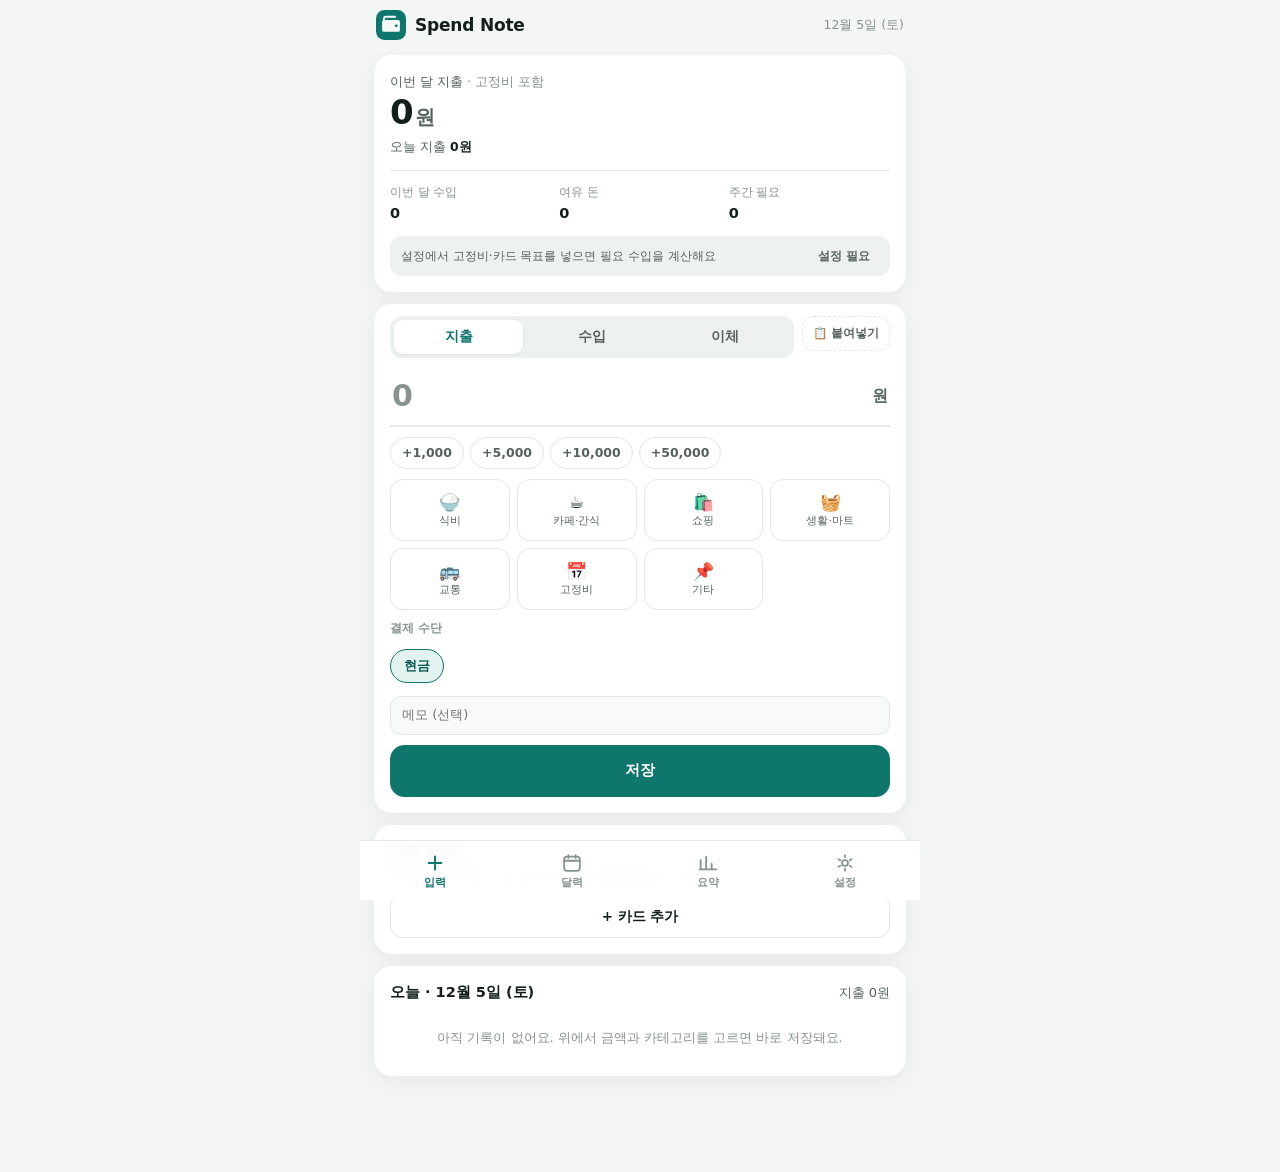
<file: index.html>
<!doctype html>
<html lang="ko">
<head>
<meta charset="utf-8">
<meta name="viewport" content="width=device-width, initial-scale=1, viewport-fit=cover">
<meta name="description" content="Spend Note — a private, offline spending notebook. Everything stays on your device.">
<title>Spend Note</title>
<link rel="manifest" href="manifest.json">
<link rel="icon" href="icon.svg" type="image/svg+xml">
<link rel="apple-touch-icon" href="apple-touch-icon.png">
<link rel="icon" type="image/png" sizes="32x32" href="favicon-32.png">
<meta name="theme-color" content="#f4f6f5" media="(prefers-color-scheme: light)">
<meta name="theme-color" content="#111614" media="(prefers-color-scheme: dark)">
<meta name="mobile-web-app-capable" content="yes">
<meta name="apple-mobile-web-app-capable" content="yes">
<meta name="apple-mobile-web-app-title" content="Spend Note">
<meta name="apple-mobile-web-app-status-bar-style" content="default">
<link rel="stylesheet" href="styles.css?v=5">
</head>
<body>
<div class="app">

  <header class="appbar">
    <div class="brand">
      <span class="logo" aria-hidden="true">
        <svg viewBox="0 0 32 32" width="30" height="30">
          <rect width="32" height="32" rx="9" fill="currentColor"/>
          <path d="M8.5 10.6h15a2 2 0 0 1 2 2v8.6a2 2 0 0 1-2 2h-15a2 2 0 0 1-2-2v-8.6a2 2 0 0 1 2-2z" fill="#fff" opacity=".96"/>
          <path d="M8.5 10.6V9.2a2 2 0 0 1 2-2h10" stroke="#fff" stroke-width="1.9" fill="none" stroke-linecap="round"/>
          <circle cx="21.6" cy="16.9" r="1.5" fill="currentColor"/>
        </svg>
      </span>
      <h1>Spend Note</h1>
    </div>
    <div class="appbar-right">
      <span class="appbar-date" id="todayLabel"></span>
    </div>
  </header>

  <main>
    <!-- 입력 -->
    <section id="view-add" class="view is-active">
      <div class="card hero" id="hero"></div>

      <div class="card entry-card">
        <div class="entry-top">
          <div class="type-toggle three" role="group" aria-label="지출, 수입, 이체">
            <button class="type-btn is-on" data-act="pick-type" data-type="expense">지출</button>
            <button class="type-btn" data-act="pick-type" data-type="income">수입</button>
            <button class="type-btn" data-act="pick-type" data-type="transfer">이체</button>
          </div>
          <button class="paste-btn" data-act="open-parser" title="은행·카드·페이 알림 문구를 붙여넣으면 자동으로 채워요">
            <span aria-hidden="true">📋</span><span>붙여넣기</span>
          </button>
        </div>

        <div class="amount-row">
          <input id="amountInput" class="amount-input" type="text" inputmode="numeric"
                 autocomplete="off" enterkeyhint="done" placeholder="0" aria-label="금액">
          <span class="won-unit" id="amountUnit">원</span>
          <button class="clear-btn" id="clearAmount" data-act="clear-amount" aria-label="금액 지우기" hidden>✕</button>
        </div>

        <div class="chips" id="quickChips"></div>
        <div class="cat-grid" id="catGrid"></div>

        <div id="methodWrap">
          <div class="field-label" id="methodLabel">결제 수단</div>
          <div class="method-scroll" id="methodChips"></div>
        </div>

        <div id="transferWrap" hidden>
          <div class="field-label">출금 계좌</div>
          <div class="method-scroll" id="fromChips"></div>
          <div class="field-label">입금 계좌</div>
          <div class="method-scroll" id="toChips"></div>
          <p class="hint" id="transferHint"></p>
        </div>

        <input id="memoInput" class="memo-input" type="text" placeholder="메모 (선택)" maxlength="60"
               autocomplete="off" aria-label="메모">

        <label class="check-row" id="excludeRow">
          <input type="checkbox" id="excludeCheck">
          <span>카드 실적에서 빼기 <em>세금·상품권·해외결제 등</em></span>
        </label>

        <button class="btn primary wide save-btn" id="saveMain" data-act="save-main">저장</button>
      </div>

      <div class="card gauges" id="gaugeCard" hidden></div>

      <div class="card">
        <div class="card-head">
          <h2 class="card-title" id="todayTitle">오늘</h2>
          <span class="card-total" id="todayTotal"></span>
        </div>
        <ul class="entry-list" id="todayList"></ul>
      </div>
    </section>

    <!-- 달력 -->
    <section id="view-calendar" class="view">
      <div class="card cal">
        <div class="cal-head">
          <button class="icon-btn" data-act="cal-prev" aria-label="이전 달">
            <svg viewBox="0 0 24 24" width="20" height="20" aria-hidden="true"><path d="M15 5l-7 7 7 7" fill="none" stroke="currentColor" stroke-width="2" stroke-linecap="round" stroke-linejoin="round"/></svg>
          </button>
          <strong id="calTitle"></strong>
          <button class="icon-btn" data-act="cal-next" aria-label="다음 달">
            <svg viewBox="0 0 24 24" width="20" height="20" aria-hidden="true"><path d="M9 5l7 7-7 7" fill="none" stroke="currentColor" stroke-width="2" stroke-linecap="round" stroke-linejoin="round"/></svg>
          </button>
        </div>
        <div class="cal-weekdays" id="calWeekdays"></div>
        <div class="cal-grid" id="calGrid"></div>
        <div class="cal-legend">
          <span id="calMonthTotal"></span>
          <button class="btn tiny ghost" data-act="cal-today" id="calTodayBtn" hidden>이번 달로</button>
        </div>
      </div>
      <div id="dayPanel"></div>
    </section>

    <!-- 요약 -->
    <section id="view-summary" class="view">
      <div class="card assets" id="sumAssets"></div>

      <div class="month-nav">
        <button class="icon-btn" data-act="sum-prev" aria-label="이전 달">
          <svg viewBox="0 0 24 24" width="20" height="20" aria-hidden="true"><path d="M15 5l-7 7 7 7" fill="none" stroke="currentColor" stroke-width="2" stroke-linecap="round" stroke-linejoin="round"/></svg>
        </button>
        <strong id="sumTitle"></strong>
        <button class="icon-btn" data-act="sum-next" aria-label="다음 달">
          <svg viewBox="0 0 24 24" width="20" height="20" aria-hidden="true"><path d="M9 5l7 7-7 7" fill="none" stroke="currentColor" stroke-width="2" stroke-linecap="round" stroke-linejoin="round"/></svg>
        </button>
      </div>

      <div class="card" id="sumTotals"></div>
      <div class="card flow-card" id="sumFlow"></div>
      <div class="card" id="sumCats"></div>
      <div class="card" id="sumIncome"></div>
      <div class="card" id="sumCards"></div>
      <div class="card" id="sumMethods"></div>
    </section>

    <!-- 설정 -->
    <section id="view-settings" class="view">
      <div class="card">
        <div class="card-head">
          <h2 class="card-title">내 계좌 · 적금</h2>
          <span class="card-total" id="accTotal"></span>
        </div>
        <p class="hint">입출금·페이 계좌와 적금을 나눠서 잔액을 관리해요. 여기 잔액으로 총자산과 ‘지금 쓸 수 있는 여윳돈’을 계산해요.</p>
        <div id="accountList"></div>
        <div class="add-row">
          <button class="btn" data-act="add-account" data-kind="checking">+ 입출금</button>
          <button class="btn" data-act="add-account" data-kind="pay">+ 페이</button>
          <button class="btn" data-act="add-account" data-kind="savings">+ 적금</button>
        </div>
      </div>

      <div class="card">
        <div class="card-head">
          <h2 class="card-title">비상금 목표</h2>
          <span class="card-total" id="goalNow"></span>
        </div>
        <p class="hint">목표를 정하면 요약 화면에 달성률 게이지가 나와요. 계좌·적금마다 ‘비상금에 포함’을 체크한 잔액만 쌓여요.</p>
        <button class="btn wide" data-act="edit-goal">비상금 목표 바꾸기</button>
      </div>

      <div class="card">
        <h2 class="card-title">고정비</h2>
        <p class="hint">매달 나가는 금액을 적어 두면 ‘고정비 빼고 여유 돈’과 ‘주간 필요 수입’을 계산해요.</p>
        <div id="fixedList"></div>
        <div class="sum-line" id="fixedTotal"></div>
        <button class="btn wide" data-act="add-fixed">+ 고정비 항목 추가</button>
        <p class="fine">같은 금액을 지출 내역에도 적으면 여유 돈에서 두 번 빠져요. 고정비는 여기서만 관리하세요. (고정비 분류로 지출을 기록하면 ‘남은 고정비’에서 빠집니다.)</p>
      </div>

      <div class="card">
        <h2 class="card-title">카드</h2>
        <p class="hint">카드별 목표 실적을 정하면 이번 달 진행률과 필요한 수입을 계산해요. 신용카드는 잔액이 줄지 않고 실적만 올라가고, 체크카드는 연결한 계좌에서 바로 빠져요.</p>
        <div id="cardList"></div>
        <div class="sum-line" id="cardTotal"></div>
        <button class="btn wide" data-act="add-card">+ 카드 추가</button>
      </div>

      <div class="card">
        <h2 class="card-title">지출 카테고리</h2>
        <div id="catList"></div>
        <button class="btn wide" data-act="add-cat">+ 카테고리 추가</button>
      </div>

      <div class="card">
        <h2 class="card-title">수입 카테고리</h2>
        <div id="incomeCatList"></div>
        <button class="btn wide" data-act="add-income-cat">+ 수입 카테고리 추가</button>
      </div>

      <div class="card">
        <h2 class="card-title">백업 · 복원</h2>
        <p class="hint">기록은 이 폰에만 있어요. 폰을 바꾸거나 브라우저 데이터를 지우기 전에 백업해 두세요.</p>
        <button class="btn wide" data-act="export">JSON으로 내보내기</button>
        <label class="btn wide file-btn">JSON에서 복원하기
          <input type="file" id="importFile" accept="application/json,.json" hidden>
        </label>
        <button class="btn wide danger" data-act="reset">모든 기록 지우기</button>
      </div>

      <div class="card">
        <h2 class="card-title">홈 화면에 추가</h2>
        <p class="hint">크롬에서 주소창 오른쪽 ⋮ → ‘홈 화면에 추가’를 누르면 주소창 없는 앱처럼 열려요.</p>
        <button class="btn wide" id="installBtn" data-act="install" hidden>앱으로 설치</button>
      </div>

      <div class="card">
        <h2 class="card-title">이 앱에 대해</h2>
        <p class="hint">기록은 서버로 보내지 않고 이 기기의 브라우저 저장소(localStorage)에만 저장해요. 다른 사람이 같은 주소를 열어도 빈 앱만 보여요. 다만 브라우저 데이터를 지우거나 앱을 삭제하면 기록도 함께 사라져요.</p>
        <p class="fine" id="verLine"></p>
      </div>
    </section>
  </main>

  <nav class="tabbar" aria-label="화면 이동">
    <button class="tab is-active" data-act="tab" data-view="add">
      <svg viewBox="0 0 24 24" width="22" height="22" aria-hidden="true"><path d="M12 5v14M5 12h14" fill="none" stroke="currentColor" stroke-width="2.1" stroke-linecap="round"/></svg>
      <span>입력</span>
    </button>
    <button class="tab" data-act="tab" data-view="calendar">
      <svg viewBox="0 0 24 24" width="22" height="22" aria-hidden="true"><rect x="3.5" y="5" width="17" height="15.5" rx="3" fill="none" stroke="currentColor" stroke-width="2"/><path d="M3.5 9.5h17M8 3.5v3M16 3.5v3" fill="none" stroke="currentColor" stroke-width="2" stroke-linecap="round"/></svg>
      <span>달력</span>
    </button>
    <button class="tab" data-act="tab" data-view="summary">
      <svg viewBox="0 0 24 24" width="22" height="22" aria-hidden="true"><path d="M4 19V9M10 19V5M16 19v-6M21 19H3" fill="none" stroke="currentColor" stroke-width="2" stroke-linecap="round"/></svg>
      <span>요약</span>
    </button>
    <button class="tab" data-act="tab" data-view="settings">
      <svg viewBox="0 0 24 24" width="22" height="22" aria-hidden="true"><circle cx="12" cy="12" r="3.2" fill="none" stroke="currentColor" stroke-width="2"/><path d="M12 3.6v2.2M12 18.2v2.2M4.9 7.9l1.9 1.1M17.2 15l1.9 1.1M4.9 16.1l1.9-1.1M17.2 9l1.9-1.1" fill="none" stroke="currentColor" stroke-width="2" stroke-linecap="round"/></svg>
      <span>설정</span>
    </button>
  </nav>
</div>

<dialog id="entryDialog" class="sheet">
  <button class="sheet-close" data-act="close-sheet" aria-label="닫기">✕</button>
  <div id="entryBody"></div>
</dialog>

<dialog id="itemDialog" class="sheet">
  <button class="sheet-close" data-act="close-sheet" aria-label="닫기">✕</button>
  <div id="itemBody"></div>
</dialog>

<dialog id="parseDialog" class="sheet">
  <button class="sheet-close" data-act="close-sheet" aria-label="닫기">✕</button>
  <div id="parseBody"></div>
</dialog>

<div id="toast" class="toast" role="status" aria-live="polite"></div>

<script src="core.js?v=5"></script>
<script src="app.js?v=5"></script>
</body>
</html>
</file>
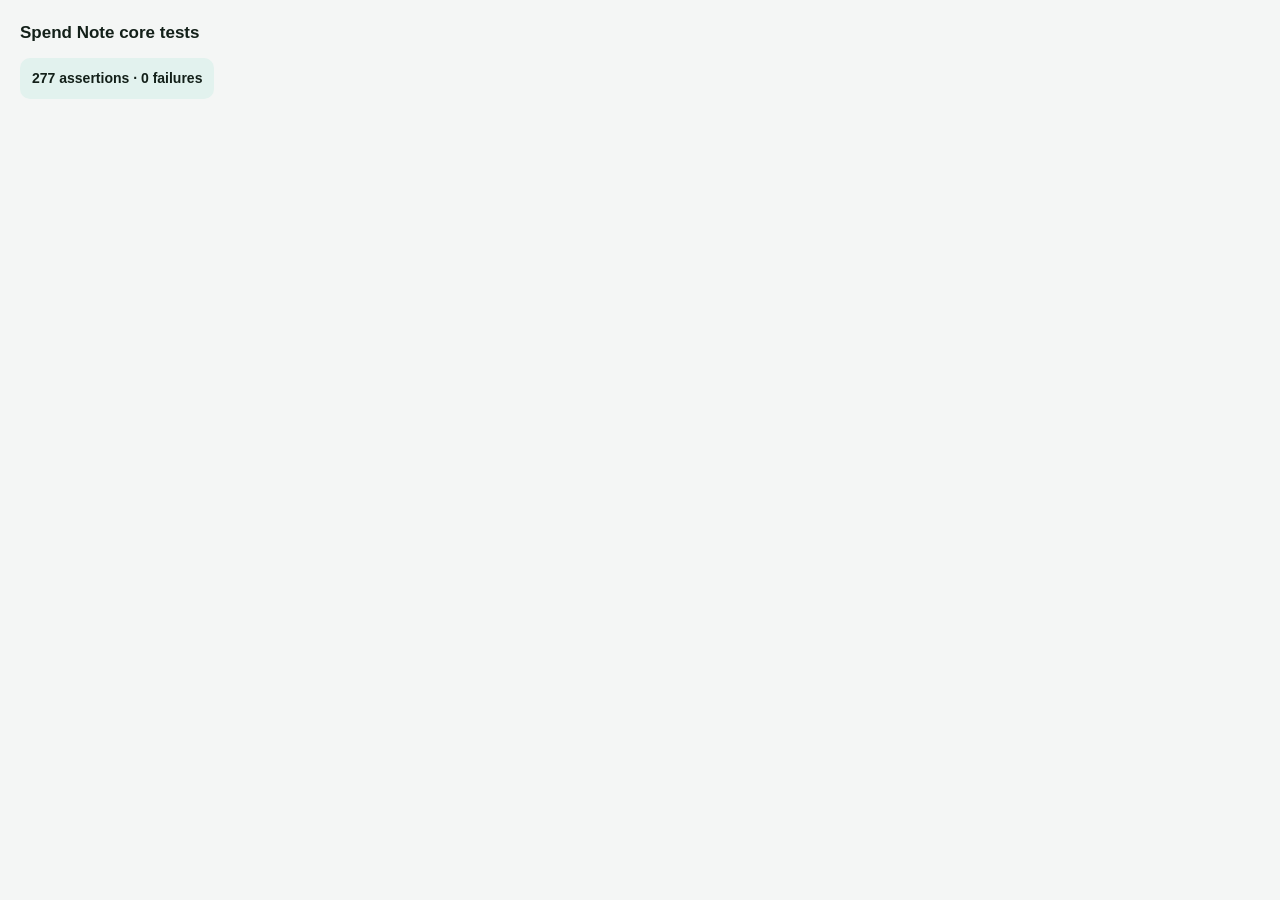
<file: tests/test.html>
<!doctype html>
<html lang="ko">
<head>
<meta charset="utf-8">
<meta name="viewport" content="width=device-width, initial-scale=1">
<title>Spend Note — core tests</title>
<style>
  body { font: 14px/1.55 -apple-system, "Noto Sans KR", sans-serif; margin: 20px; background: #f4f6f5; color: #132019; }
  h1 { font-size: 17px; }
  #summary { font-weight: 700; padding: 10px 12px; border-radius: 10px; background: #e2f2ee; display: inline-block; }
  #summary.bad { background: #fbe9e9; color: #b02a2a; }
  ul { padding-left: 18px; }
  li { color: #b02a2a; }
</style>
</head>
<body>
<h1>Spend Note core tests</h1>
<div id="summary">running…</div>
<ul id="failures"></ul>
<script src="../core.js"></script>
<script src="core.test.js"></script>
<script>
  var report = window.runSpendNoteTests();
  document.getElementById('summary').textContent = report.count + ' assertions · ' + report.failures.length + ' failures';
  if (report.failures.length) {
    document.getElementById('summary').className = 'bad';
    document.getElementById('failures').innerHTML = report.failures.map(function (f) {
      var li = document.createElement('li'); li.textContent = f; return li.outerHTML;
    }).join('');
  }
  document.title = (report.failures.length ? 'FAIL ' : 'PASS ') + report.count;
</script>
</body>
</html>
</file>
<file: styles.css>
/* Spend Note — styles */
:root {
  --bg: #f4f6f5;
  --surface: #ffffff;
  --surface-2: #edf1ef;
  --ink: #132019;
  --ink-2: #55635c;
  --ink-3: #87948d;
  --line: #e2e8e4;
  --brand: #0f766e;
  --brand-2: #0b5a54;
  --brand-bg: #e2f2ee;
  --green: #1f9d63;
  --green-bg: #e4f6ec;
  --amber: #b97612;
  --amber-bg: #fbf0d9;
  --red: #d14848;
  --red-bg: #fbe9e9;
  --ink-soft: #f7faf8;
  --radius: 18px;
  --shadow: 0 6px 22px rgba(18, 40, 30, .06);
}

@media (prefers-color-scheme: dark) {
  :root {
    --bg: #111614;
    --surface: #18201d;
    --surface-2: #222b27;
    --ink: #e9f0eb;
    --ink-2: #a2aea7;
    --ink-3: #79857e;
    --line: #2a3330;
    --brand: #35b3a3;
    --brand-2: #63cfc0;
    --brand-bg: #123029;
    --green: #4cc38a;
    --green-bg: #14301f;
    --amber: #e6a63f;
    --amber-bg: #302410;
    --red: #ee7373;
    --red-bg: #331b1b;
    --ink-soft: #1c2522;
    --shadow: 0 6px 22px rgba(0, 0, 0, .35);
  }
}

* { box-sizing: border-box; -webkit-tap-highlight-color: transparent; }
[hidden] { display: none !important; }

html, body { margin: 0; padding: 0; }

body {
  background: var(--bg);
  color: var(--ink);
  font-family: -apple-system, BlinkMacSystemFont, "Apple SD Gothic Neo", "Pretendard",
    "Malgun Gothic", "Noto Sans KR", Roboto, system-ui, sans-serif;
  font-size: 15px;
  line-height: 1.45;
  word-break: keep-all;
  -webkit-font-smoothing: antialiased;
  overscroll-behavior-y: contain;
}

h1, h2, h3, p, ul, li { margin: 0; padding: 0; }
ul { list-style: none; }
button { font: inherit; color: inherit; }
input { font: inherit; color: inherit; }
em { font-style: normal; }

.app {
  max-width: 560px;
  margin: 0 auto;
  min-height: 100dvh;
  padding-bottom: calc(76px + env(safe-area-inset-bottom));
}

/* ---------- app bar ---------- */
.appbar {
  position: sticky;
  top: 0;
  z-index: 20;
  display: flex;
  align-items: center;
  justify-content: space-between;
  gap: 12px;
  padding: calc(10px + env(safe-area-inset-top)) 16px 10px;
  background: color-mix(in srgb, var(--bg) 88%, transparent);
  backdrop-filter: blur(12px);
  border-bottom: 1px solid transparent;
}
.brand { display: flex; align-items: center; gap: 9px; }
.logo { display: inline-flex; color: var(--brand); }
.appbar h1 { font-size: 17px; font-weight: 700; letter-spacing: -.2px; }
.appbar-right { text-align: right; }
.appbar-date { font-size: 12.5px; color: var(--ink-3); }

main { padding: 4px 14px 8px; }
.view { display: none; }
.view.is-active { display: block; animation: fade .18s ease; }
@keyframes fade { from { opacity: .4; } to { opacity: 1; } }

/* ---------- cards ---------- */
.card {
  background: var(--surface);
  border-radius: var(--radius);
  box-shadow: var(--shadow);
  padding: 16px;
  margin-bottom: 12px;
}
.card-head { display: flex; align-items: baseline; justify-content: space-between; gap: 8px; }
.card-title { font-size: 14.5px; font-weight: 700; }
.card-total { font-size: 13px; color: var(--ink-2); font-variant-numeric: tabular-nums; }
.hint { font-size: 12.5px; color: var(--ink-2); margin-top: 5px; }
.fine { font-size: 11.5px; color: var(--ink-3); margin-top: 10px; line-height: 1.5; }
.center { text-align: center; }
.sum-line {
  display: flex;
  justify-content: space-between;
  gap: 8px;
  margin-top: 10px;
  padding-top: 10px;
  border-top: 1px dashed var(--line);
  font-size: 13px;
  color: var(--ink-2);
}
.sum-line strong { color: var(--ink); font-variant-numeric: tabular-nums; }

/* ---------- hero ---------- */
.hero { padding: 18px 16px 16px; }
.hero-label { font-size: 12.5px; color: var(--ink-2); }
.hero-amount {
  font-size: 34px;
  font-weight: 760;
  letter-spacing: -1px;
  line-height: 1.15;
  margin-top: 2px;
  font-variant-numeric: tabular-nums;
}
.hero-amount .unit { font-size: 20px; font-weight: 650; margin-left: 2px; color: var(--ink-2); }
.hero-today {
  display: flex;
  gap: 10px;
  flex-wrap: wrap;
  margin-top: 6px;
  font-size: 12.5px;
  color: var(--ink-2);
}
.hero-today b { color: var(--ink); font-weight: 650; font-variant-numeric: tabular-nums; }
.hero-split {
  display: grid;
  grid-template-columns: repeat(3, 1fr);
  gap: 8px;
  margin-top: 14px;
  padding-top: 13px;
  border-top: 1px solid var(--line);
}
.hero-split .k { font-size: 11.5px; color: var(--ink-3); }
.hero-split .v {
  font-size: 14.5px;
  font-weight: 700;
  margin-top: 2px;
  font-variant-numeric: tabular-nums;
  letter-spacing: -.2px;
}
.hero-split .v.good { color: var(--green); }
.hero-split .v.bad { color: var(--red); }
.hero-guide {
  display: flex;
  align-items: center;
  justify-content: space-between;
  gap: 10px;
  margin-top: 12px;
  padding: 9px 11px;
  border-radius: 12px;
  background: var(--surface-2);
  font-size: 12px;
  color: var(--ink-2);
  line-height: 1.4;
}
.hero-guide b { color: var(--ink); font-variant-numeric: tabular-nums; }

.status-pill {
  flex: none;
  display: inline-flex;
  align-items: center;
  gap: 4px;
  padding: 3px 9px;
  border-radius: 999px;
  font-size: 11.5px;
  font-weight: 700;
}
.status-pill.good { background: var(--green-bg); color: var(--green); }
.status-pill.tight { background: var(--amber-bg); color: var(--amber); }
.status-pill.short { background: var(--red-bg); color: var(--red); }
.status-pill.none, .status-pill.unknown { background: var(--surface-2); color: var(--ink-2); }

/* ---------- entry form ---------- */
.entry-card { padding-top: 12px; }
.type-toggle {
  display: grid;
  grid-template-columns: 1fr 1fr;
  gap: 4px;
  background: var(--surface-2);
  border-radius: 12px;
  padding: 4px;
  margin-bottom: 12px;
}
.type-btn {
  border: 0;
  background: transparent;
  border-radius: 9px;
  padding: 7px 0;
  font-size: 13.5px;
  font-weight: 650;
  color: var(--ink-2);
  cursor: pointer;
}
.type-btn.is-on { background: var(--surface); color: var(--brand); box-shadow: 0 1px 4px rgba(0, 0, 0, .07); }
.type-btn.is-on[data-type="income"] { color: var(--green); }

.amount-row {
  display: flex;
  align-items: center;
  gap: 6px;
  padding: 4px 2px 8px;
  border-bottom: 2px solid var(--line);
}
.amount-row:focus-within { border-bottom-color: var(--brand); }
.amount-input {
  flex: 1;
  min-width: 0;
  border: 0;
  background: transparent;
  outline: none;
  font-size: 30px;
  font-weight: 740;
  letter-spacing: -.8px;
  font-variant-numeric: tabular-nums;
  padding: 0;
}
.amount-input::placeholder { color: var(--ink-3); font-weight: 600; }
.won-unit { font-size: 16px; font-weight: 650; color: var(--ink-2); }
.clear-btn {
  flex: none;
  width: 28px;
  height: 28px;
  border: 0;
  border-radius: 50%;
  background: var(--surface-2);
  color: var(--ink-2);
  font-size: 13px;
  cursor: pointer;
}

.chips { display: flex; gap: 6px; overflow-x: auto; padding: 10px 0 2px; scrollbar-width: none; }
.chips::-webkit-scrollbar { display: none; }
.chip {
  flex: none;
  border: 1px solid var(--line);
  background: var(--surface);
  color: var(--ink-2);
  border-radius: 999px;
  padding: 6px 11px;
  font-size: 12.5px;
  font-weight: 650;
  font-variant-numeric: tabular-nums;
  cursor: pointer;
}
.chip:active { background: var(--brand-bg); border-color: var(--brand); }

.cat-grid {
  display: grid;
  grid-template-columns: repeat(4, 1fr);
  gap: 7px;
  margin-top: 8px;
}
.cat-btn {
  display: flex;
  flex-direction: column;
  align-items: center;
  gap: 2px;
  border: 1.5px solid var(--line);
  background: var(--surface);
  border-radius: 13px;
  padding: 9px 2px 8px;
  cursor: pointer;
  min-height: 62px;
  justify-content: center;
}
.cat-btn .cat-emoji { font-size: 17px; line-height: 1.1; }
.cat-btn .cat-name {
  font-size: 11px;
  color: var(--ink-2);
  max-width: 100%;
  overflow: hidden;
  text-overflow: ellipsis;
  white-space: nowrap;
  padding: 0 3px;
}
.cat-btn.is-on { border-color: var(--brand); background: var(--brand-bg); }
.cat-btn.is-on .cat-name { color: var(--brand-2); font-weight: 700; }

.method-scroll {
  display: flex;
  gap: 6px;
  overflow-x: auto;
  padding: 12px 0 2px;
  scrollbar-width: none;
}
.method-scroll::-webkit-scrollbar { display: none; }
.method-chip {
  flex: none;
  border: 1.5px solid var(--line);
  background: var(--surface);
  border-radius: 999px;
  padding: 7px 13px;
  font-size: 12.5px;
  color: var(--ink-2);
  cursor: pointer;
  white-space: nowrap;
  max-width: 190px;
  overflow: hidden;
  text-overflow: ellipsis;
}
.method-chip.is-on { border-color: var(--brand); background: var(--brand-bg); color: var(--brand-2); font-weight: 700; }
.method-chip .mtype { color: var(--ink-3); font-weight: 500; font-size: 11px; margin-left: 3px; }

.memo-input {
  display: block;
  width: 100%;
  border: 1px solid var(--line);
  border-radius: 11px;
  background: var(--ink-soft);
  padding: 9px 11px;
  font-size: 13px;
  outline: none;
  margin-top: 11px;
}
.memo-input:focus { border-color: var(--brand); background: var(--surface); }

.check-row {
  display: flex;
  align-items: center;
  gap: 8px;
  margin-top: 10px;
  font-size: 12.5px;
  color: var(--ink-2);
  cursor: pointer;
}
.check-row input { width: 17px; height: 17px; accent-color: var(--brand); }
.check-row em { color: var(--ink-3); font-size: 11.5px; }

.btn {
  display: inline-flex;
  align-items: center;
  justify-content: center;
  gap: 6px;
  border: 1px solid var(--line);
  background: var(--surface);
  color: var(--ink);
  border-radius: 12px;
  padding: 11px 14px;
  font-size: 13.5px;
  font-weight: 650;
  cursor: pointer;
  text-align: center;
}
.btn.wide { display: flex; width: 100%; margin-top: 10px; }
.btn.primary { background: var(--brand); border-color: var(--brand); color: #fff; }
.btn.primary:active { background: var(--brand-2); }
.save-btn { padding: 14px; font-size: 15px; margin-top: 14px; border-radius: 14px; }
.btn.tiny { padding: 6px 11px; font-size: 12px; border-radius: 9px; }
.btn.ghost { border-color: transparent; background: transparent; color: var(--ink-2); }
.btn.danger { color: var(--red); border-color: color-mix(in srgb, var(--red) 35%, var(--line)); }
.file-btn { position: relative; cursor: pointer; }
.btn:disabled { opacity: .5; cursor: default; }

/* ---------- gauges ---------- */
.gauges .gauge-row { padding: 11px 0; border-top: 1px solid var(--line); }
.gauges .gauge-row:first-of-type { border-top: 0; padding-top: 4px; }
.gauge-top { display: flex; align-items: baseline; justify-content: space-between; gap: 8px; }
.gauge-name { font-size: 13.5px; font-weight: 700; display: flex; align-items: center; gap: 6px; }
.gauge-check { color: var(--green); font-size: 13px; }
.gauge-pct { font-size: 13px; font-weight: 700; font-variant-numeric: tabular-nums; color: var(--brand); }
.gauge-pct.done { color: var(--green); }
.bar { height: 7px; border-radius: 999px; background: var(--surface-2); overflow: hidden; margin-top: 6px; }
.bar-fill { height: 100%; border-radius: 999px; background: var(--brand); transition: width .35s ease; }
.bar-fill.done { background: var(--green); }
.gauge-sub { display: flex; justify-content: space-between; gap: 8px; margin-top: 5px; font-size: 11.5px; color: var(--ink-2); font-variant-numeric: tabular-nums; }
.gauge-sub .rest { color: var(--ink-3); }
.gauge-note { font-size: 11.5px; color: var(--ink-3); margin-top: 4px; }

/* ---------- entry list ---------- */
.entry-list { margin-top: 8px; }
.entry {
  display: flex;
  align-items: center;
  gap: 10px;
  width: 100%;
  border: 0;
  background: transparent;
  border-top: 1px solid var(--line);
  padding: 10px 0;
  cursor: pointer;
  text-align: left;
}
.entry:first-child { border-top: 0; }
.entry-emoji {
  flex: none;
  width: 34px;
  height: 34px;
  border-radius: 11px;
  background: var(--surface-2);
  display: flex;
  align-items: center;
  justify-content: center;
  font-size: 16px;
}
.entry-main { flex: 1; min-width: 0; }
.entry-cat, .entry-meta { display: block; }
.entry-cat { font-size: 13.5px; font-weight: 650; overflow: hidden; text-overflow: ellipsis; white-space: nowrap; }
.entry-meta { font-size: 11.5px; color: var(--ink-3); margin-top: 1px; overflow: hidden; text-overflow: ellipsis; white-space: nowrap; }
.entry-amt {
  flex: none;
  font-size: 14px;
  font-weight: 700;
  font-variant-numeric: tabular-nums;
  letter-spacing: -.2px;
}
.entry-amt.income { color: var(--green); }
.entry-amt .sign { font-weight: 600; margin-right: 1px; }
.empty { text-align: center; color: var(--ink-3); font-size: 13px; padding: 18px 0 12px; }

/* ---------- calendar ---------- */
.cal { padding: 14px 12px 12px; }
.cal-head { display: flex; align-items: center; justify-content: space-between; padding: 0 4px 8px; }
.cal-head strong { font-size: 15px; }
.icon-btn {
  border: 0;
  background: transparent;
  color: var(--ink-2);
  width: 34px;
  height: 34px;
  border-radius: 10px;
  display: inline-flex;
  align-items: center;
  justify-content: center;
  cursor: pointer;
}
.icon-btn:active { background: var(--surface-2); }
.cal-weekdays { display: grid; grid-template-columns: repeat(7, 1fr); padding: 2px 0 4px; }
.cal-weekdays span { text-align: center; font-size: 11px; color: var(--ink-3); font-weight: 600; }
.cal-weekdays span:first-child { color: #c8564f; }
.cal-weekdays span:last-child { color: #3d6cb0; }
.cal-grid { display: grid; grid-template-columns: repeat(7, 1fr); gap: 2px; }
.cal-cell {
  position: relative;
  border: 0;
  background: transparent;
  border-radius: 10px;
  padding: 6px 1px 5px;
  min-height: 48px;
  display: flex;
  flex-direction: column;
  align-items: center;
  justify-content: flex-start;
  gap: 1px;
  cursor: pointer;
}
.cal-cell .cal-day { font-size: 12px; color: var(--ink-2); font-variant-numeric: tabular-nums; }
.cal-cell .cal-amt {
  font-size: 9.5px;
  font-weight: 650;
  color: var(--ink);
  font-variant-numeric: tabular-nums;
  letter-spacing: -.2px;
  max-width: 100%;
  overflow: hidden;
  white-space: nowrap;
}
.cal-cell.out { opacity: .35; }
.cal-cell.is-today .cal-day {
  background: var(--brand);
  color: #fff;
  border-radius: 999px;
  width: 19px;
  height: 19px;
  display: inline-flex;
  align-items: center;
  justify-content: center;
  font-size: 11px;
  font-weight: 700;
}
.cal-cell.is-on { background: var(--brand-bg); }
.cal-cell .income-dot {
  position: absolute;
  top: 4px;
  right: 5px;
  width: 5px;
  height: 5px;
  border-radius: 50%;
  background: var(--green);
}
.cal-legend { display: flex; align-items: center; justify-content: space-between; padding: 8px 4px 0; font-size: 11.5px; color: var(--ink-3); }

.day-panel { margin-bottom: 12px; }
.day-head { display: flex; align-items: baseline; justify-content: space-between; gap: 8px; }
.day-title { font-size: 15px; font-weight: 700; }
.day-sub { font-size: 12.5px; color: var(--ink-2); font-variant-numeric: tabular-nums; }
.day-actions { display: grid; grid-template-columns: 1fr 1fr; gap: 8px; margin-top: 12px; }

/* ---------- summary ---------- */
.month-nav { display: flex; align-items: center; justify-content: space-between; padding: 2px 4px 10px; }
.month-nav strong { font-size: 15.5px; }
.big-amount { font-size: 30px; font-weight: 760; letter-spacing: -1px; font-variant-numeric: tabular-nums; margin-top: 2px; }
.big-amount .unit { font-size: 18px; color: var(--ink-2); margin-left: 2px; font-weight: 650; }
.totals-grid { display: grid; grid-template-columns: 1fr 1fr; gap: 10px; margin-top: 12px; padding-top: 12px; border-top: 1px solid var(--line); }
.totals-grid .k { font-size: 11.5px; color: var(--ink-3); }
.totals-grid .v { font-size: 15px; font-weight: 700; font-variant-numeric: tabular-nums; margin-top: 1px; }
.totals-grid .v.income { color: var(--green); }
.totals-grid .v .delta { font-size: 11.5px; font-weight: 600; color: var(--ink-3); margin-left: 5px; }
.delta.up { color: var(--red); }
.delta.down { color: var(--green); }

.flow-summary {
  display: grid;
  grid-template-columns: repeat(2, 1fr);
  gap: 10px;
  margin-top: 10px;
}
.flow-box { background: var(--ink-soft); border-radius: 13px; padding: 10px 12px; }
.flow-box .k { font-size: 11.5px; color: var(--ink-3); }
.flow-box .v { font-size: 17px; font-weight: 740; font-variant-numeric: tabular-nums; margin-top: 2px; letter-spacing: -.3px; }
.flow-box .v.good { color: var(--green); }
.flow-box .v.bad { color: var(--red); }
.flow-box .s { font-size: 11px; color: var(--ink-3); margin-top: 2px; }

.guide { margin-top: 12px; padding: 12px; border-radius: 14px; background: var(--brand-bg); }
.guide-head { display: flex; align-items: center; justify-content: space-between; gap: 8px; }
.guide-title { font-size: 12.5px; font-weight: 700; color: var(--brand-2); }
.guide-main { font-size: 19px; font-weight: 760; margin-top: 6px; font-variant-numeric: tabular-nums; letter-spacing: -.4px; }
.guide-main span { font-size: 12.5px; font-weight: 600; color: var(--ink-2); margin-left: 4px; letter-spacing: 0; }
.guide-sub { font-size: 11.5px; color: var(--ink-2); margin-top: 6px; line-height: 1.5; font-variant-numeric: tabular-nums; }
.guide-compare { margin-top: 8px; padding-top: 8px; border-top: 1px solid color-mix(in srgb, var(--brand) 18%, transparent); font-size: 12px; color: var(--ink); }
.guide-compare b { font-variant-numeric: tabular-nums; }

.bars { margin-top: 10px; }
.bar-row { padding: 7px 0; }
.bar-top { display: flex; align-items: baseline; justify-content: space-between; gap: 8px; font-size: 12.5px; }
.bar-top .name { color: var(--ink); overflow: hidden; text-overflow: ellipsis; white-space: nowrap; }
.bar-top .amt { color: var(--ink-2); font-variant-numeric: tabular-nums; flex: none; }
.bar-top .amt b { color: var(--ink); }
.bar-row .bar { height: 6px; margin-top: 4px; }
.bar-row .bar-fill { background: var(--brand); }
.bar-row.income .bar-fill { background: var(--green); }

.card-block { padding: 11px 0; border-top: 1px solid var(--line); }
.card-block:first-of-type { border-top: 0; padding-top: 2px; }
.card-block-head { display: flex; align-items: baseline; justify-content: space-between; gap: 8px; }
.card-block-name { font-size: 13.5px; font-weight: 700; }
.card-block-amt { font-size: 13.5px; font-weight: 700; font-variant-numeric: tabular-nums; }
.card-block-sub { font-size: 11.5px; color: var(--ink-3); margin-top: 3px; font-variant-numeric: tabular-nums; }
.split-bar { display: flex; height: 7px; border-radius: 999px; overflow: hidden; background: var(--surface-2); margin-top: 6px; }
.split-bar i { display: block; height: 100%; }
.split-bar .fx { background: var(--amber); }
.split-bar .vr { background: var(--brand); }
.top-cats { display: flex; flex-wrap: wrap; gap: 5px; margin-top: 7px; }
.top-cat { font-size: 11px; color: var(--ink-2); background: var(--surface-2); border-radius: 999px; padding: 3px 8px; }

/* ---------- settings rows ---------- */
.item-row {
  display: flex;
  align-items: center;
  gap: 8px;
  padding: 10px 0;
  border-top: 1px solid var(--line);
}
.item-row:first-child { border-top: 0; }
.item-main { flex: 1; min-width: 0; }
.item-name { font-size: 13.5px; font-weight: 650; overflow: hidden; text-overflow: ellipsis; white-space: nowrap; }
.item-sub { font-size: 11.5px; color: var(--ink-3); margin-top: 1px; font-variant-numeric: tabular-nums; }
.item-amount { font-size: 13.5px; font-weight: 700; font-variant-numeric: tabular-nums; flex: none; }
.row-actions { display: flex; gap: 2px; flex: none; }
.linkish {
  border: 0;
  background: transparent;
  color: var(--ink-3);
  font-size: 12px;
  padding: 6px 6px;
  cursor: pointer;
  border-radius: 8px;
}
.linkish:active { background: var(--surface-2); }
.linkish.danger { color: var(--red); }

/* ---------- sheet dialog ---------- */
dialog.sheet {
  position: fixed;
  inset: auto 0 0 0;
  width: 100%;
  max-width: 560px;
  margin: 0 auto;
  border: 0;
  border-radius: 22px 22px 0 0;
  padding: 20px 16px calc(18px + env(safe-area-inset-bottom));
  background: var(--surface);
  color: var(--ink);
  max-height: 92dvh;
  overflow: auto;
  box-shadow: 0 -10px 40px rgba(0, 0, 0, .18);
}
dialog.sheet::backdrop { background: rgba(8, 18, 14, .45); backdrop-filter: blur(2px); }
dialog.sheet[open] { animation: sheet-up .2s ease; }
@keyframes sheet-up { from { transform: translateY(18px); opacity: .6; } to { transform: none; opacity: 1; } }
.sheet-close {
  position: absolute;
  top: 12px;
  right: 12px;
  width: 32px;
  height: 32px;
  border: 0;
  border-radius: 50%;
  background: var(--surface-2);
  color: var(--ink-2);
  font-size: 13px;
  cursor: pointer;
}
.sheet h2 { font-size: 16px; font-weight: 740; margin-bottom: 12px; padding-right: 34px; }
.sheet-label { display: block; font-size: 12px; color: var(--ink-2); margin: 12px 0 5px; font-weight: 600; }
.sheet-input {
  width: 100%;
  border: 1px solid var(--line);
  border-radius: 11px;
  background: var(--ink-soft);
  padding: 10px 12px;
  font-size: 14px;
  outline: none;
}
.sheet-input:focus { border-color: var(--brand); background: var(--surface); }
.sheet-grid { display: grid; grid-template-columns: 1fr 1fr; gap: 8px; }
.sheet-actions { display: grid; grid-template-columns: auto 1fr; gap: 8px; margin-top: 18px; }
.sheet-actions .btn { width: 100%; }
.sheet-note { font-size: 11.5px; color: var(--ink-3); margin-top: 8px; }

/* ---------- toast ---------- */
.toast {
  position: fixed;
  left: 50%;
  bottom: calc(88px + env(safe-area-inset-bottom));
  transform: translate(-50%, 12px);
  background: rgba(19, 32, 25, .94);
  color: #fff;
  font-size: 13px;
  padding: 10px 16px;
  border-radius: 999px;
  opacity: 0;
  pointer-events: none;
  transition: opacity .2s ease, transform .2s ease;
  z-index: 60;
  max-width: min(88vw, 420px);
  text-align: center;
}
.toast.show { opacity: 1; transform: translate(-50%, 0); }

/* ---------- tab bar ---------- */
.tabbar {
  position: fixed;
  left: 0;
  right: 0;
  bottom: 0;
  z-index: 30;
  display: flex;
  justify-content: space-around;
  gap: 2px;
  max-width: 560px;
  margin: 0 auto;
  padding: 6px 8px calc(6px + env(safe-area-inset-bottom));
  background: color-mix(in srgb, var(--surface) 92%, transparent);
  backdrop-filter: blur(14px);
  border-top: 1px solid var(--line);
}
.tab {
  flex: 1;
  border: 0;
  background: transparent;
  display: flex;
  flex-direction: column;
  align-items: center;
  gap: 1px;
  padding: 5px 0 4px;
  color: var(--ink-3);
  border-radius: 12px;
  cursor: pointer;
}
.tab span { font-size: 10.5px; font-weight: 600; }
.tab.is-active { color: var(--brand); }

@media (max-width: 360px) {
  .hero-amount { font-size: 30px; }
  .cat-grid { gap: 5px; }
  .cat-btn { min-height: 58px; }
}

/* ---------- v4: types, assets, accounts, parser ---------- */
.type-toggle.three { grid-template-columns: repeat(3, 1fr); }
.type-btn.is-on[data-type="transfer"] { color: var(--brand); }

.entry-top { display: flex; align-items: flex-start; gap: 8px; }
.entry-top .type-toggle { flex: 1; margin-bottom: 12px; }
.paste-btn {
  flex: none;
  display: inline-flex;
  align-items: center;
  gap: 4px;
  border: 1.5px dashed var(--line);
  background: var(--surface);
  color: var(--ink-2);
  border-radius: 11px;
  padding: 8px 10px;
  font-size: 11.5px;
  font-weight: 650;
  cursor: pointer;
  margin-bottom: 12px;
  white-space: nowrap;
}
.paste-btn:active { background: var(--brand-bg); border-color: var(--brand); color: var(--brand-2); }

.field-label { font-size: 11.5px; font-weight: 650; color: var(--ink-3); margin: 12px 0 0; }
#methodWrap .field-label, #transferWrap .field-label { margin-top: 10px; }

.add-row { display: grid; grid-template-columns: repeat(3, 1fr); gap: 6px; margin-top: 10px; }
.add-row .btn { width: 100%; margin-top: 0; font-size: 12.5px; padding: 9px 6px; }

.badge {
  display: inline-block;
  background: var(--brand-bg);
  color: var(--brand-2);
  font-size: 10.5px;
  font-weight: 700;
  border-radius: 999px;
  padding: 2px 7px;
  vertical-align: 1px;
}
.badge.soft { background: var(--surface-2); color: var(--ink-2); font-weight: 600; }

.asset-total { font-size: 28px; font-weight: 760; letter-spacing: -.8px; font-variant-numeric: tabular-nums; margin-top: 6px; }
.asset-total .unit { font-size: 16px; font-weight: 650; color: var(--ink-2); margin-left: 2px; letter-spacing: 0; }
.asset-split { display: grid; grid-template-columns: 1fr 1fr; gap: 8px; margin-top: 10px; }
.asset-split > div { background: var(--ink-soft); border-radius: 12px; padding: 8px 11px; }
.asset-split .k { display: block; font-size: 11px; color: var(--ink-3); }
.asset-split b { font-size: 14.5px; font-variant-numeric: tabular-nums; }

.gauge-box { margin-top: 13px; padding: 11px 12px; border-radius: 13px; background: var(--ink-soft); }
.gauge-box .hint { margin-top: 6px; }
.gauge-box .btn.tiny { margin-top: 8px; }

.spendable { margin-top: 12px; padding: 12px; border-radius: 14px; background: var(--brand-bg); }
.spendable .k { font-size: 12px; font-weight: 700; color: var(--brand-2); }
.spendable .v { font-size: 24px; font-weight: 760; font-variant-numeric: tabular-nums; letter-spacing: -.5px; margin-top: 2px; }
.spendable .v.bad { color: var(--red); }
.spendable .v span { font-size: 14px; font-weight: 650; color: var(--ink-2); margin-left: 2px; }
.spendable .s { font-size: 11px; color: var(--ink-2); margin-top: 5px; line-height: 1.45; font-variant-numeric: tabular-nums; }
.spendable .s.bad { color: var(--red); font-weight: 600; }

.acc-list { margin-top: 12px; border-top: 1px solid var(--line); }
.acc-row { display: flex; align-items: center; justify-content: space-between; gap: 8px; padding: 8px 0; border-bottom: 1px solid var(--line); }
.acc-row:last-child { border-bottom: 0; }
.acc-name { font-size: 13px; font-weight: 650; overflow: hidden; text-overflow: ellipsis; white-space: nowrap; }
.acc-amt { font-size: 13px; font-weight: 700; font-variant-numeric: tabular-nums; flex: none; }
.acc-amt.bad { color: var(--red); }

.cal-cell .transfer-dot {
  position: absolute;
  top: 4px;
  right: 5px;
  width: 5px;
  height: 5px;
  border-radius: 50%;
  background: var(--brand);
}
.entry-amt.transfer { color: var(--ink-2); }

.day-actions.three { grid-template-columns: repeat(3, 1fr); }
.day-actions.three .btn { font-size: 12.5px; padding: 9px 4px; }

select.sheet-input { appearance: none; background-image: none; }
.parse-text { min-height: 96px; resize: vertical; line-height: 1.5; font-size: 13px; }
.parse-head { font-size: 12px; font-weight: 700; color: var(--ink-2); margin-top: 14px; }
.parse-list { margin-top: 6px; }
.parse-row { display: grid; grid-template-columns: 18px 1fr; gap: 6px; padding: 7px 0; border-top: 1px solid var(--line); font-size: 12.5px; }
.parse-row.bad { color: var(--red); }
.parse-mark { font-weight: 700; }
.parse-desc { line-height: 1.4; }
.parse-raw { grid-column: 2; font-size: 11px; color: var(--ink-3); overflow: hidden; text-overflow: ellipsis; white-space: nowrap; }
</file>
